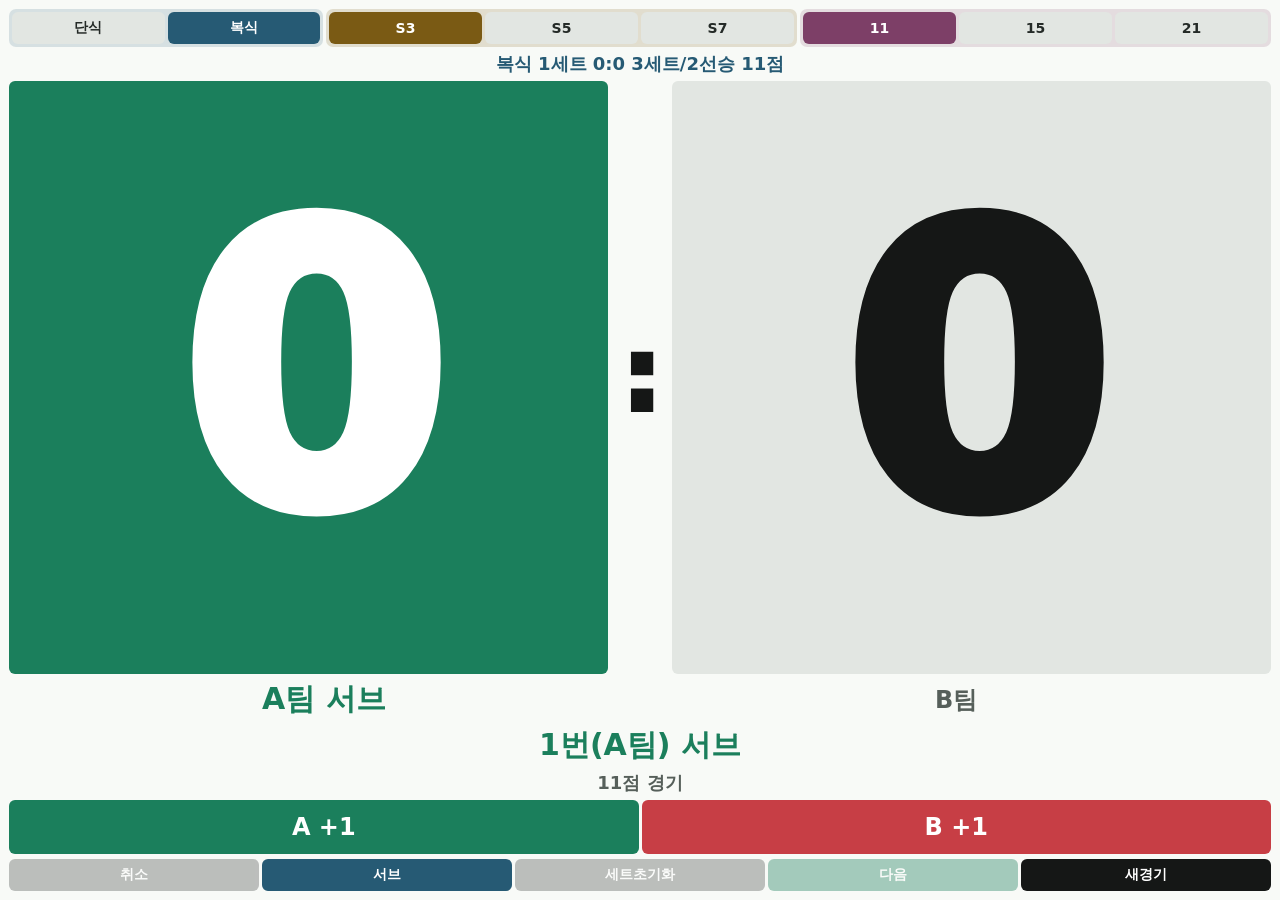
<file: docs/index.html>
<!doctype html>
<html lang="ko">
<head>
  <meta charset="utf-8">
  <meta name="viewport" content="width=device-width, initial-scale=1, viewport-fit=cover">
  <title>탁구 스코어</title>
  <link rel="stylesheet" href="style.css">
</head>
<body>
  <main class="app">
    <section class="options" aria-label="경기 설정">
      <div class="option-group mode-group" aria-label="경기 방식">
        <button id="singlesBtn" type="button">단식</button>
        <button id="doublesBtn" type="button">복식</button>
      </div>
      <div class="option-group set-group" aria-label="세트 선택">
        <button id="set3Btn" type="button">S3</button>
        <button id="set5Btn" type="button">S5</button>
        <button id="set7Btn" type="button">S7</button>
      </div>
      <div class="option-group point-group" aria-label="점수 선택">
        <button id="point11Btn" type="button">11</button>
        <button id="point15Btn" type="button">15</button>
        <button id="point21Btn" type="button">21</button>
      </div>
    </section>

    <div id="setInfo" class="set-info"></div>

    <section class="scoreboard" aria-label="점수판">
      <button id="leftScore" class="score score-left" type="button" aria-label="A팀 점수 추가">0</button>
      <div class="colon">:</div>
      <button id="rightScore" class="score score-right" type="button" aria-label="B팀 점수 추가">0</button>
    </section>

    <section class="teams" aria-label="서브 팀">
      <div id="leftTeam" class="team">A팀</div>
      <div id="rightTeam" class="team">B팀</div>
    </section>

    <div id="serverInfo" class="server-info"></div>
    <div id="statusInfo" class="status-info"></div>

    <section class="point-buttons" aria-label="점수 추가">
      <button id="leftPointBtn" type="button">A +1</button>
      <button id="rightPointBtn" type="button">B +1</button>
    </section>

    <section class="tools" aria-label="경기 도구">
      <button id="undoBtn" type="button">취소</button>
      <button id="speakBtn" type="button">서브</button>
      <button id="resetSetBtn" type="button">세트초기화</button>
      <button id="nextSetBtn" type="button">다음</button>
      <button id="resetBtn" type="button">새경기</button>
    </section>
  </main>

  <script src="app.js"></script>
</body>
</html>
</file>
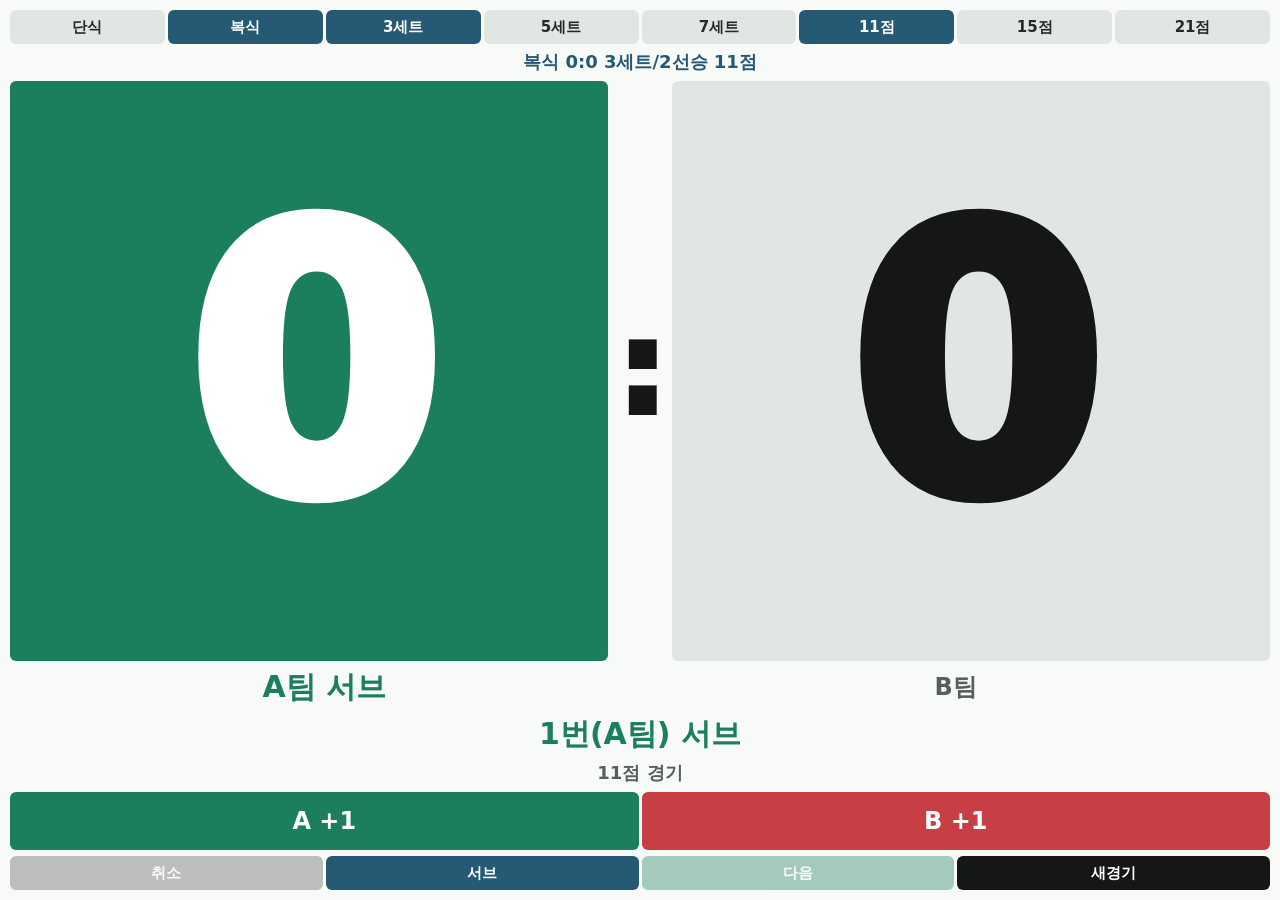
<file: web/index.html>
<!doctype html>
<html lang="ko">
<head>
  <meta charset="utf-8">
  <meta name="viewport" content="width=device-width, initial-scale=1, viewport-fit=cover">
  <title>탁구 스코어</title>
  <link rel="stylesheet" href="style.css">
</head>
<body>
  <main class="app">
    <section class="options" aria-label="경기 설정">
      <button id="singlesBtn" type="button">단식</button>
      <button id="doublesBtn" type="button">복식</button>
      <button id="set3Btn" type="button">3세트</button>
      <button id="set5Btn" type="button">5세트</button>
      <button id="set7Btn" type="button">7세트</button>
      <button id="point11Btn" type="button">11점</button>
      <button id="point15Btn" type="button">15점</button>
      <button id="point21Btn" type="button">21점</button>
    </section>

    <div id="setInfo" class="set-info"></div>

    <section class="scoreboard" aria-label="점수판">
      <button id="leftScore" class="score score-left" type="button" aria-label="A팀 점수 추가">0</button>
      <div class="colon">:</div>
      <button id="rightScore" class="score score-right" type="button" aria-label="B팀 점수 추가">0</button>
    </section>

    <section class="teams" aria-label="서브 팀">
      <div id="leftTeam" class="team">A팀</div>
      <div id="rightTeam" class="team">B팀</div>
    </section>

    <div id="serverInfo" class="server-info"></div>
    <div id="statusInfo" class="status-info"></div>

    <section class="point-buttons" aria-label="점수 추가">
      <button id="leftPointBtn" type="button">A +1</button>
      <button id="rightPointBtn" type="button">B +1</button>
    </section>

    <section class="tools" aria-label="경기 도구">
      <button id="undoBtn" type="button">취소</button>
      <button id="speakBtn" type="button">서브</button>
      <button id="nextSetBtn" type="button">다음</button>
      <button id="resetBtn" type="button">새경기</button>
    </section>
  </main>

  <script src="app.js"></script>
</body>
</html>
</file>
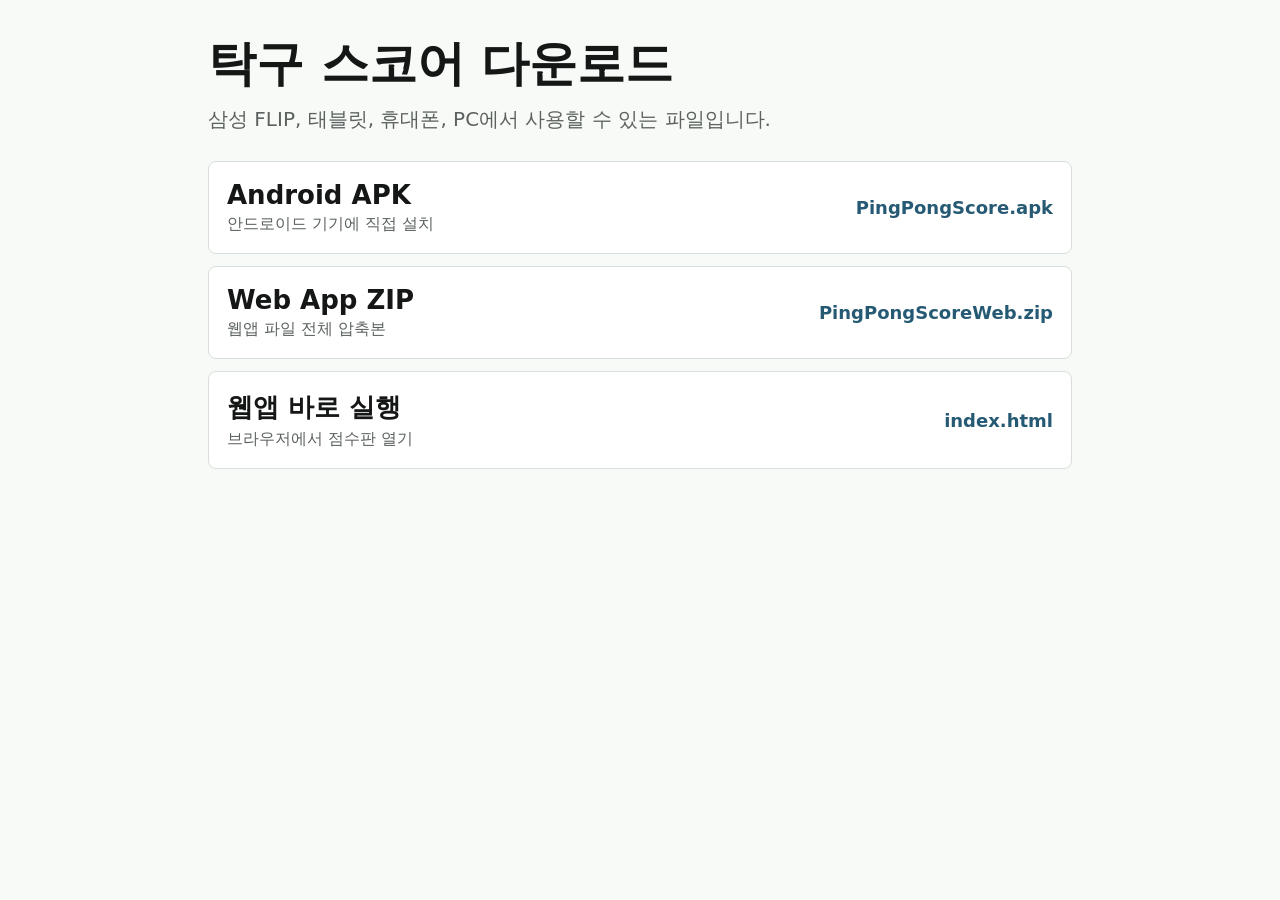
<file: docs/download.html>
<!doctype html>
<html lang="ko">
<head>
  <meta charset="utf-8">
  <meta name="viewport" content="width=device-width, initial-scale=1">
  <title>탁구 스코어 다운로드</title>
  <link rel="stylesheet" href="download.css">
</head>
<body>
  <main class="page">
    <header>
      <h1>탁구 스코어 다운로드</h1>
      <p>삼성 FLIP, 태블릿, 휴대폰, PC에서 사용할 수 있는 파일입니다.</p>
    </header>

    <section class="downloads" aria-label="다운로드 파일 목록">
      <a class="download" href="downloads/PingPongScore.apk" download>
        <span>
          <strong>Android APK</strong>
          <small>안드로이드 기기에 직접 설치</small>
        </span>
        <b>PingPongScore.apk</b>
      </a>

      <a class="download" href="downloads/PingPongScoreWeb.zip" download>
        <span>
          <strong>Web App ZIP</strong>
          <small>웹앱 파일 전체 압축본</small>
        </span>
        <b>PingPongScoreWeb.zip</b>
      </a>

      <a class="download" href="index.html">
        <span>
          <strong>웹앱 바로 실행</strong>
          <small>브라우저에서 점수판 열기</small>
        </span>
        <b>index.html</b>
      </a>
    </section>
  </main>
</body>
</html>
</file>
<file: docs/style.css>
:root {
  --paper: #f8faf7;
  --ink: #151716;
  --muted: #565f5a;
  --soft: #e2e6e2;
  --green: #1b7f5c;
  --red: #c73e45;
  --blue: #265a74;
  --mode: #265a74;
  --set: #7a5a14;
  --point: #7d3f67;
}

* {
  box-sizing: border-box;
}

html,
body {
  width: 100%;
  height: 100%;
  margin: 0;
}

body {
  overflow: hidden;
  background: var(--paper);
  color: var(--ink);
  font-family: system-ui, -apple-system, BlinkMacSystemFont, "Segoe UI", sans-serif;
}

button {
  border: 0;
  border-radius: 6px;
  font: inherit;
  touch-action: manipulation;
  user-select: none;
}

.app {
  display: grid;
  grid-template-rows: auto auto minmax(0, 1fr) auto auto auto auto;
  gap: clamp(2px, 0.55vh, 7px);
  width: 100vw;
  min-height: 100vh;
  min-height: 100dvh;
  padding: clamp(3px, 0.8vw, 9px);
}

.options,
.point-buttons,
.tools,
.teams {
  display: grid;
  gap: 3px;
}

.options {
  grid-template-columns: 2fr 3fr 3fr;
}

.option-group {
  display: grid;
  gap: 3px;
  padding: 3px;
  border-radius: 7px;
}

.mode-group {
  grid-template-columns: repeat(2, minmax(0, 1fr));
  background: rgba(38, 90, 116, 0.16);
}

.set-group {
  grid-template-columns: repeat(3, minmax(0, 1fr));
  background: rgba(122, 90, 20, 0.18);
}

.point-group {
  grid-template-columns: repeat(3, minmax(0, 1fr));
  background: rgba(125, 63, 103, 0.16);
}

.point-buttons {
  grid-template-columns: repeat(2, minmax(0, 1fr));
}

.tools {
  grid-template-columns: repeat(5, minmax(0, 1fr));
}

.teams {
  grid-template-columns: repeat(2, minmax(0, 1fr));
}

.options button,
.tools button {
  min-height: clamp(22px, 4vh, 32px);
  padding: 0 2px;
  background: var(--soft);
  color: #242a27;
  font-size: clamp(9px, 1.55vw, 14px);
  font-weight: 700;
}

.options button.selected {
  color: white;
}

.mode-group button.selected {
  background: var(--mode);
}

.set-group button.selected {
  background: var(--set);
}

.point-group button.selected {
  background: var(--point);
}

.set-info,
.server-info,
.status-info,
.team {
  display: flex;
  align-items: center;
  justify-content: center;
  min-height: 1.2em;
  text-align: center;
  font-weight: 800;
}

.set-info {
  color: var(--blue);
  font-size: clamp(12px, 2vw, 18px);
}

.scoreboard {
  display: grid;
  grid-template-columns: minmax(0, 1fr) clamp(18px, 4vw, 48px) minmax(0, 1fr);
  gap: clamp(3px, 0.8vw, 8px);
  min-height: 0;
}

.score {
  display: flex;
  align-items: center;
  justify-content: center;
  min-width: 0;
  height: 100%;
  padding: 0;
  background: var(--soft);
  color: var(--ink);
  font-size: min(43vh, 31vw);
  font-weight: 950;
  line-height: 0.86;
  letter-spacing: 0;
}

.score.serving {
  color: white;
}

.score-left.serving {
  background: var(--green);
}

.score-right.serving {
  background: var(--red);
}

.colon {
  display: flex;
  align-items: center;
  justify-content: center;
  font-size: min(16vh, 8vw);
  font-weight: 950;
  line-height: 1;
}

.team {
  color: var(--muted);
  font-size: clamp(14px, 2.2vw, 24px);
}

.team.serving-left {
  color: var(--green);
  font-size: clamp(17px, 2.8vw, 30px);
}

.team.serving-right {
  color: var(--red);
  font-size: clamp(17px, 2.8vw, 30px);
}

.server-info {
  color: var(--green);
  font-size: clamp(16px, 2.8vw, 30px);
}

.status-info {
  color: var(--muted);
  font-size: clamp(11px, 1.8vw, 18px);
  font-weight: 600;
}

.point-buttons button {
  min-height: clamp(30px, 6vh, 54px);
  color: white;
  font-size: clamp(15px, 2.5vw, 24px);
  font-weight: 900;
}

#leftPointBtn {
  background: var(--green);
}

#rightPointBtn {
  background: var(--red);
}

.tools button {
  background: #5a5e5c;
  color: white;
}

#speakBtn {
  background: var(--blue);
}

#nextSetBtn {
  background: var(--green);
}

#resetBtn {
  background: var(--ink);
}

button:disabled {
  opacity: 0.38;
}

@media (orientation: portrait) {
  .score {
    font-size: min(31vh, 38vw);
  }

  .scoreboard {
    grid-template-columns: minmax(0, 1fr) clamp(14px, 5vw, 42px) minmax(0, 1fr);
  }
}

@media (max-height: 560px), (max-width: 420px) {
  .app {
    gap: 2px;
    padding: 3px;
  }

  .options button,
  .tools button {
    min-height: 22px;
    font-size: 9px;
  }

  .options {
    grid-template-columns: 1fr;
  }

  .set-info {
    font-size: 11px;
  }

  .server-info {
    font-size: 15px;
  }

  .status-info {
    font-size: 10px;
  }

  .team {
    font-size: 13px;
  }

  .team.serving-left,
  .team.serving-right {
    font-size: 15px;
  }

  .point-buttons button {
    min-height: 28px;
    font-size: 14px;
  }
}
</file>
<file: web/style.css>
:root {
  --paper: #f8faf7;
  --ink: #151716;
  --muted: #565f5a;
  --soft: #e2e6e2;
  --green: #1b7f5c;
  --red: #c73e45;
  --blue: #265a74;
}

* {
  box-sizing: border-box;
}

html,
body {
  width: 100%;
  height: 100%;
  margin: 0;
}

body {
  overflow: hidden;
  background: var(--paper);
  color: var(--ink);
  font-family: system-ui, -apple-system, BlinkMacSystemFont, "Segoe UI", sans-serif;
}

button {
  border: 0;
  border-radius: 6px;
  font: inherit;
  touch-action: manipulation;
  user-select: none;
}

.app {
  display: grid;
  grid-template-rows: auto auto minmax(0, 1fr) auto auto auto auto auto;
  gap: clamp(3px, 0.7vh, 8px);
  width: 100vw;
  height: 100vh;
  padding: clamp(4px, 1vw, 10px);
}

.options,
.point-buttons,
.tools,
.teams {
  display: grid;
  gap: 3px;
}

.options {
  grid-template-columns: repeat(8, minmax(0, 1fr));
}

.point-buttons {
  grid-template-columns: repeat(2, minmax(0, 1fr));
}

.tools {
  grid-template-columns: repeat(4, minmax(0, 1fr));
}

.teams {
  grid-template-columns: repeat(2, minmax(0, 1fr));
}

.options button,
.tools button {
  min-height: clamp(24px, 4.5vh, 34px);
  padding: 0 4px;
  background: var(--soft);
  color: #242a27;
  font-size: clamp(10px, 1.7vw, 15px);
  font-weight: 700;
}

.options button.selected {
  background: var(--blue);
  color: white;
}

.set-info,
.server-info,
.status-info,
.team {
  display: flex;
  align-items: center;
  justify-content: center;
  min-height: 1.2em;
  text-align: center;
  font-weight: 800;
}

.set-info {
  color: var(--blue);
  font-size: clamp(12px, 2vw, 18px);
}

.scoreboard {
  display: grid;
  grid-template-columns: minmax(0, 1fr) clamp(18px, 4vw, 48px) minmax(0, 1fr);
  gap: clamp(3px, 0.8vw, 8px);
  min-height: 0;
}

.score {
  display: flex;
  align-items: center;
  justify-content: center;
  min-width: 0;
  height: 100%;
  padding: 0;
  background: var(--soft);
  color: var(--ink);
  font-size: min(41vh, 29vw);
  font-weight: 950;
  line-height: 0.86;
  letter-spacing: 0;
}

.score.serving {
  color: white;
}

.score-left.serving {
  background: var(--green);
}

.score-right.serving {
  background: var(--red);
}

.colon {
  display: flex;
  align-items: center;
  justify-content: center;
  font-size: min(18vh, 10vw);
  font-weight: 950;
  line-height: 1;
}

.team {
  color: var(--muted);
  font-size: clamp(14px, 2.2vw, 24px);
}

.team.serving-left {
  color: var(--green);
  font-size: clamp(17px, 2.8vw, 30px);
}

.team.serving-right {
  color: var(--red);
  font-size: clamp(17px, 2.8vw, 30px);
}

.server-info {
  color: var(--green);
  font-size: clamp(16px, 2.8vw, 30px);
}

.status-info {
  color: var(--muted);
  font-size: clamp(11px, 1.8vw, 18px);
  font-weight: 600;
}

.point-buttons button {
  min-height: clamp(34px, 6.8vh, 58px);
  color: white;
  font-size: clamp(15px, 2.5vw, 24px);
  font-weight: 900;
}

#leftPointBtn {
  background: var(--green);
}

#rightPointBtn {
  background: var(--red);
}

.tools button {
  background: #5a5e5c;
  color: white;
}

#speakBtn {
  background: var(--blue);
}

#nextSetBtn {
  background: var(--green);
}

#resetBtn {
  background: var(--ink);
}

button:disabled {
  opacity: 0.38;
}

@media (orientation: portrait) {
  .score {
    font-size: min(34vh, 37vw);
  }

  .scoreboard {
    grid-template-columns: minmax(0, 1fr) clamp(14px, 5vw, 42px) minmax(0, 1fr);
  }
}
</file>
<file: docs/download.css>
:root {
  --paper: #f8faf7;
  --ink: #151716;
  --muted: #5b625f;
  --line: #d8ded9;
  --green: #1b7f5c;
  --blue: #265a74;
}

* {
  box-sizing: border-box;
}

body {
  margin: 0;
  background: var(--paper);
  color: var(--ink);
  font-family: system-ui, -apple-system, BlinkMacSystemFont, "Segoe UI", sans-serif;
}

.page {
  width: min(900px, 100%);
  margin: 0 auto;
  padding: 32px 18px;
}

h1 {
  margin: 0;
  font-size: clamp(28px, 6vw, 48px);
  letter-spacing: 0;
}

p {
  margin: 10px 0 28px;
  color: var(--muted);
  font-size: clamp(15px, 2.5vw, 20px);
}

.downloads {
  display: grid;
  gap: 12px;
}

.download {
  display: flex;
  align-items: center;
  justify-content: space-between;
  gap: 16px;
  min-height: 92px;
  padding: 18px;
  border: 1px solid var(--line);
  border-radius: 8px;
  background: white;
  color: inherit;
  text-decoration: none;
}

.download:hover,
.download:focus-visible {
  border-color: var(--green);
  outline: none;
}

strong,
b,
small {
  display: block;
}

strong {
  font-size: clamp(20px, 3vw, 26px);
}

small {
  margin-top: 4px;
  color: var(--muted);
  font-size: clamp(13px, 2vw, 16px);
}

b {
  flex: 0 0 auto;
  color: var(--blue);
  font-size: clamp(14px, 2vw, 18px);
}

@media (max-width: 620px) {
  .download {
    align-items: flex-start;
    flex-direction: column;
  }
}
</file>
